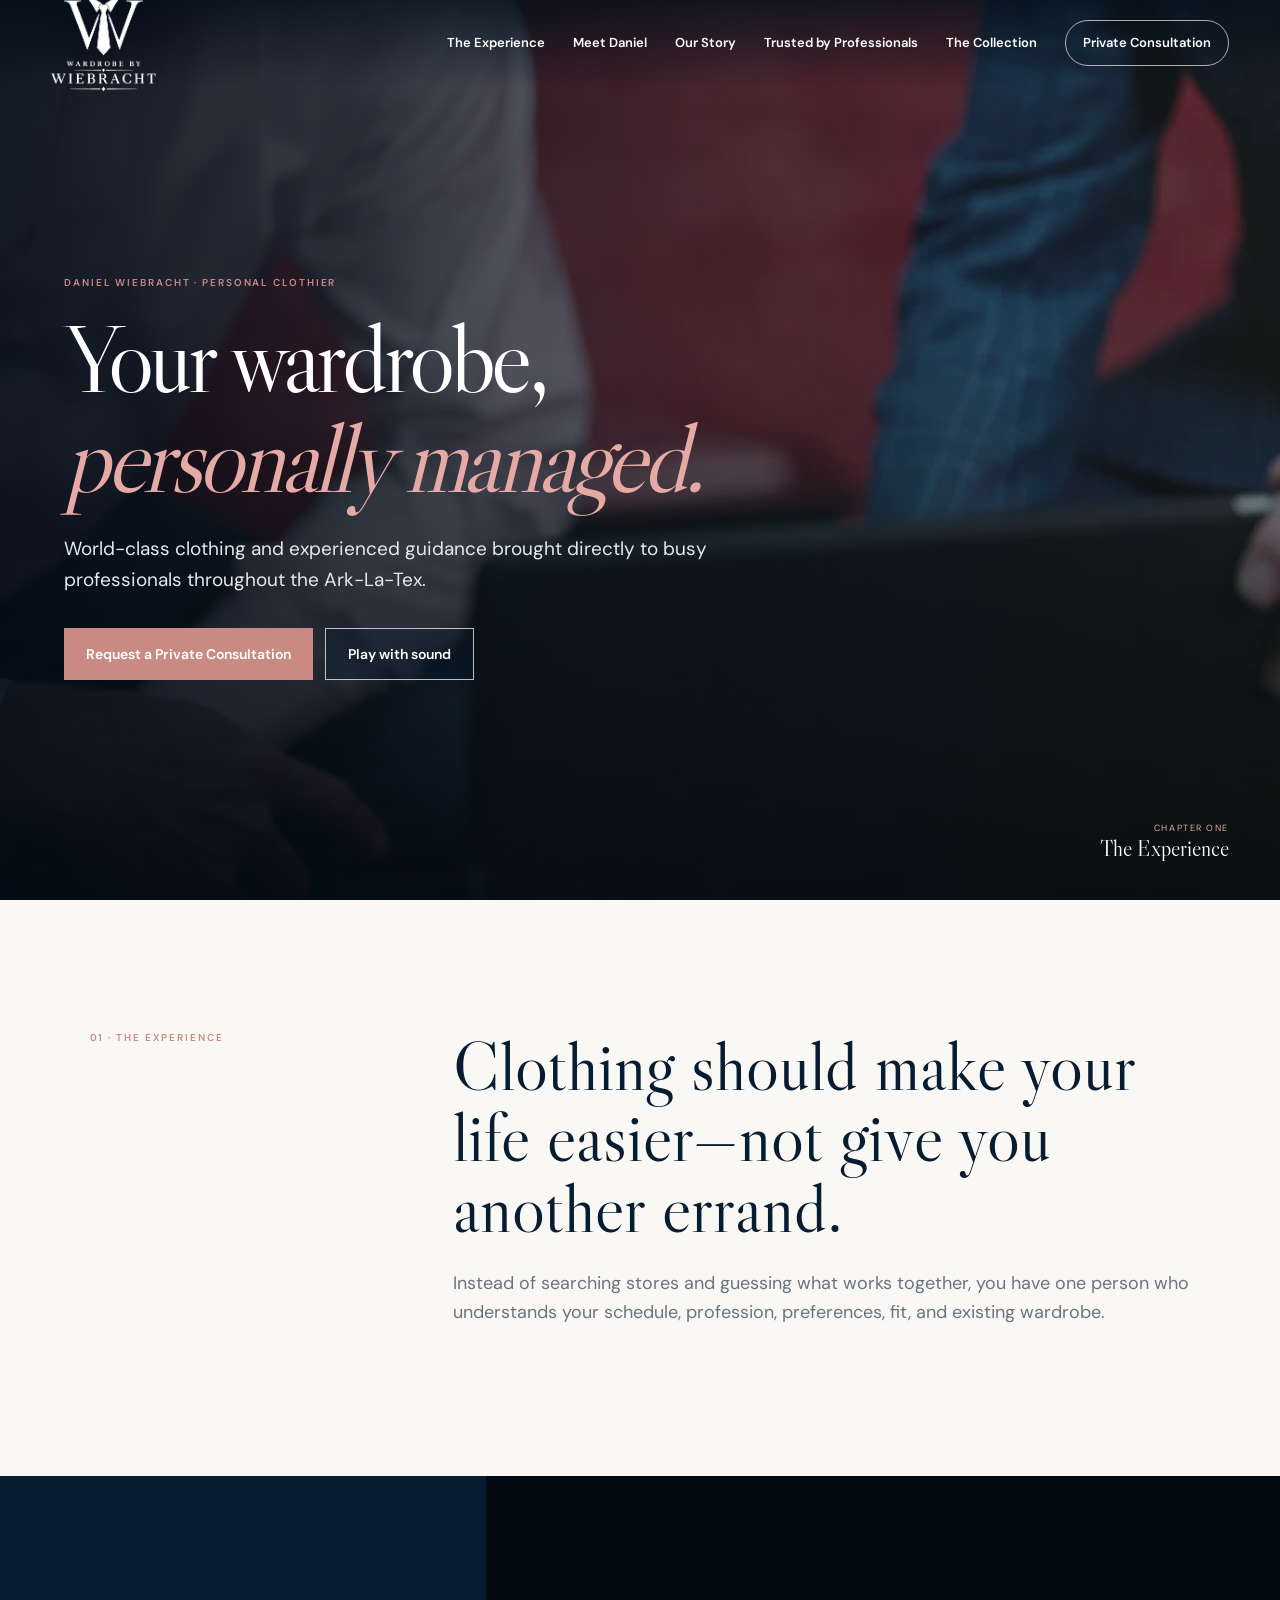
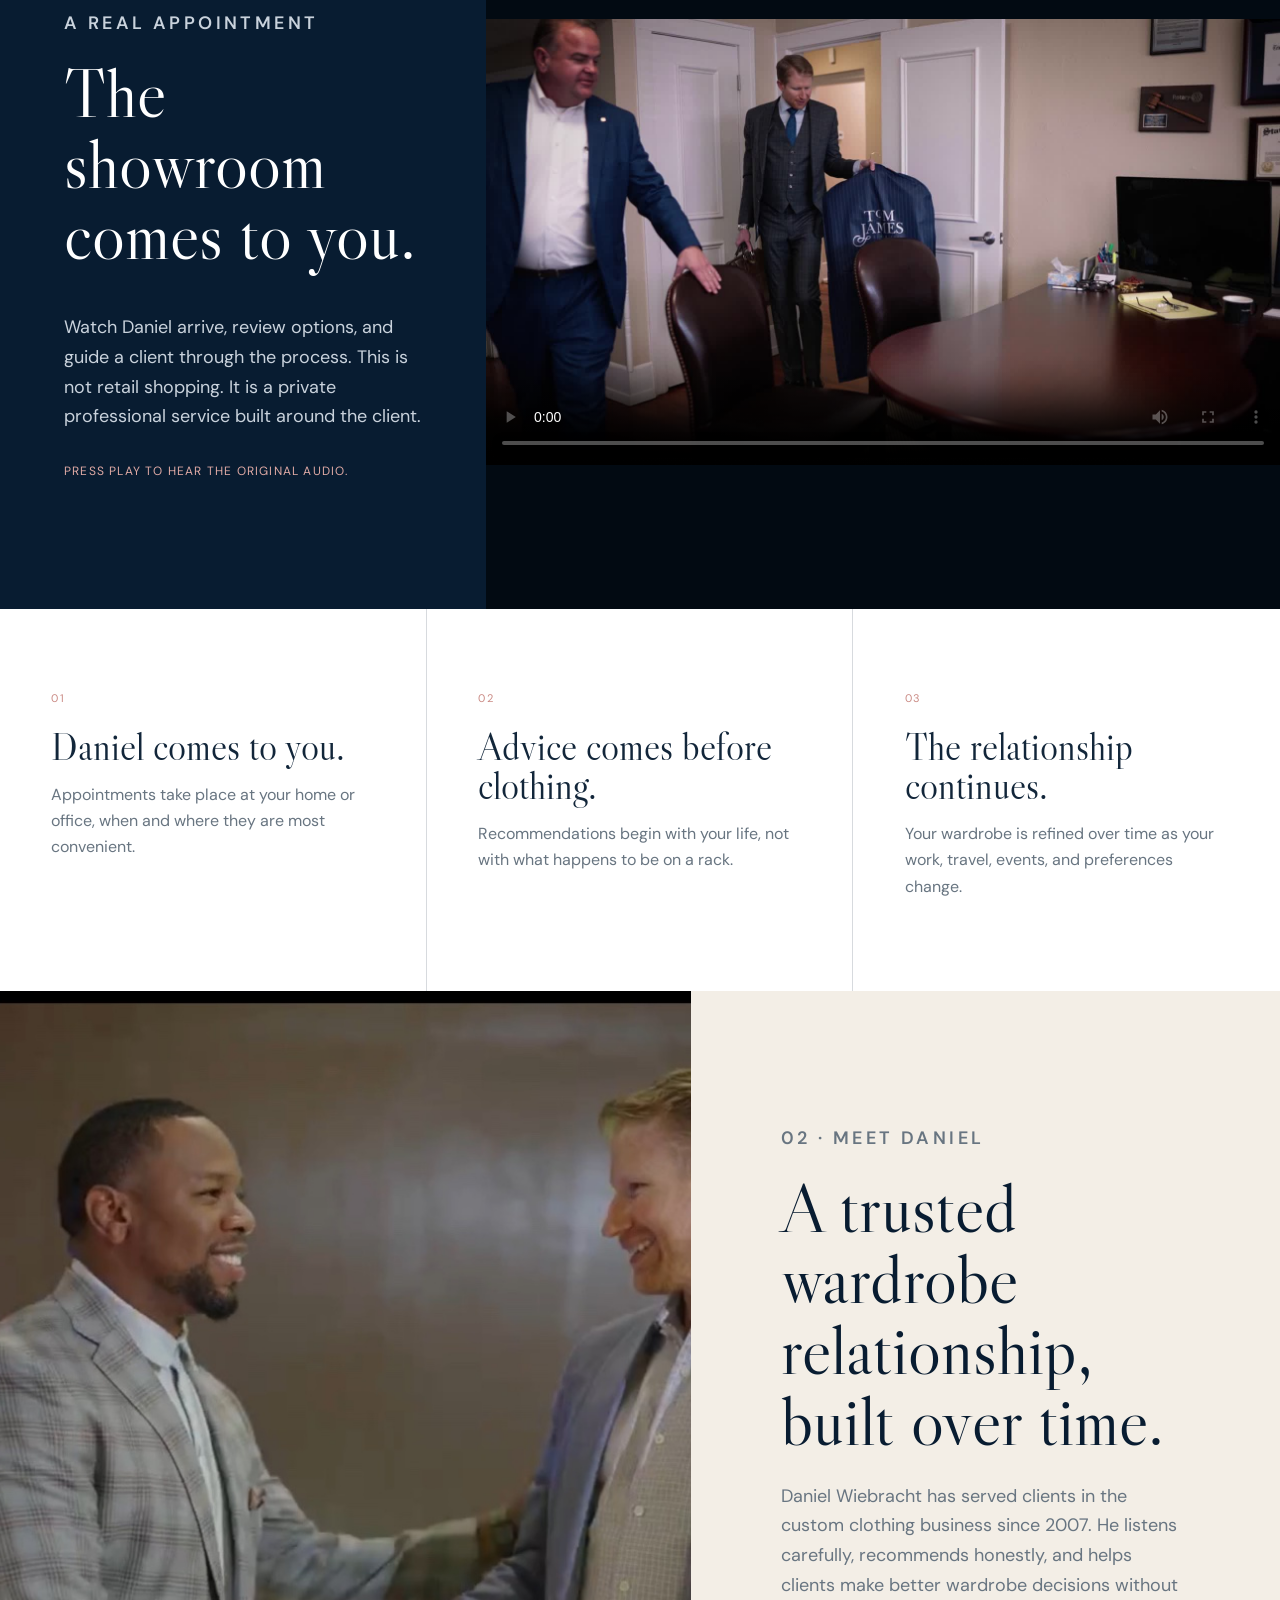
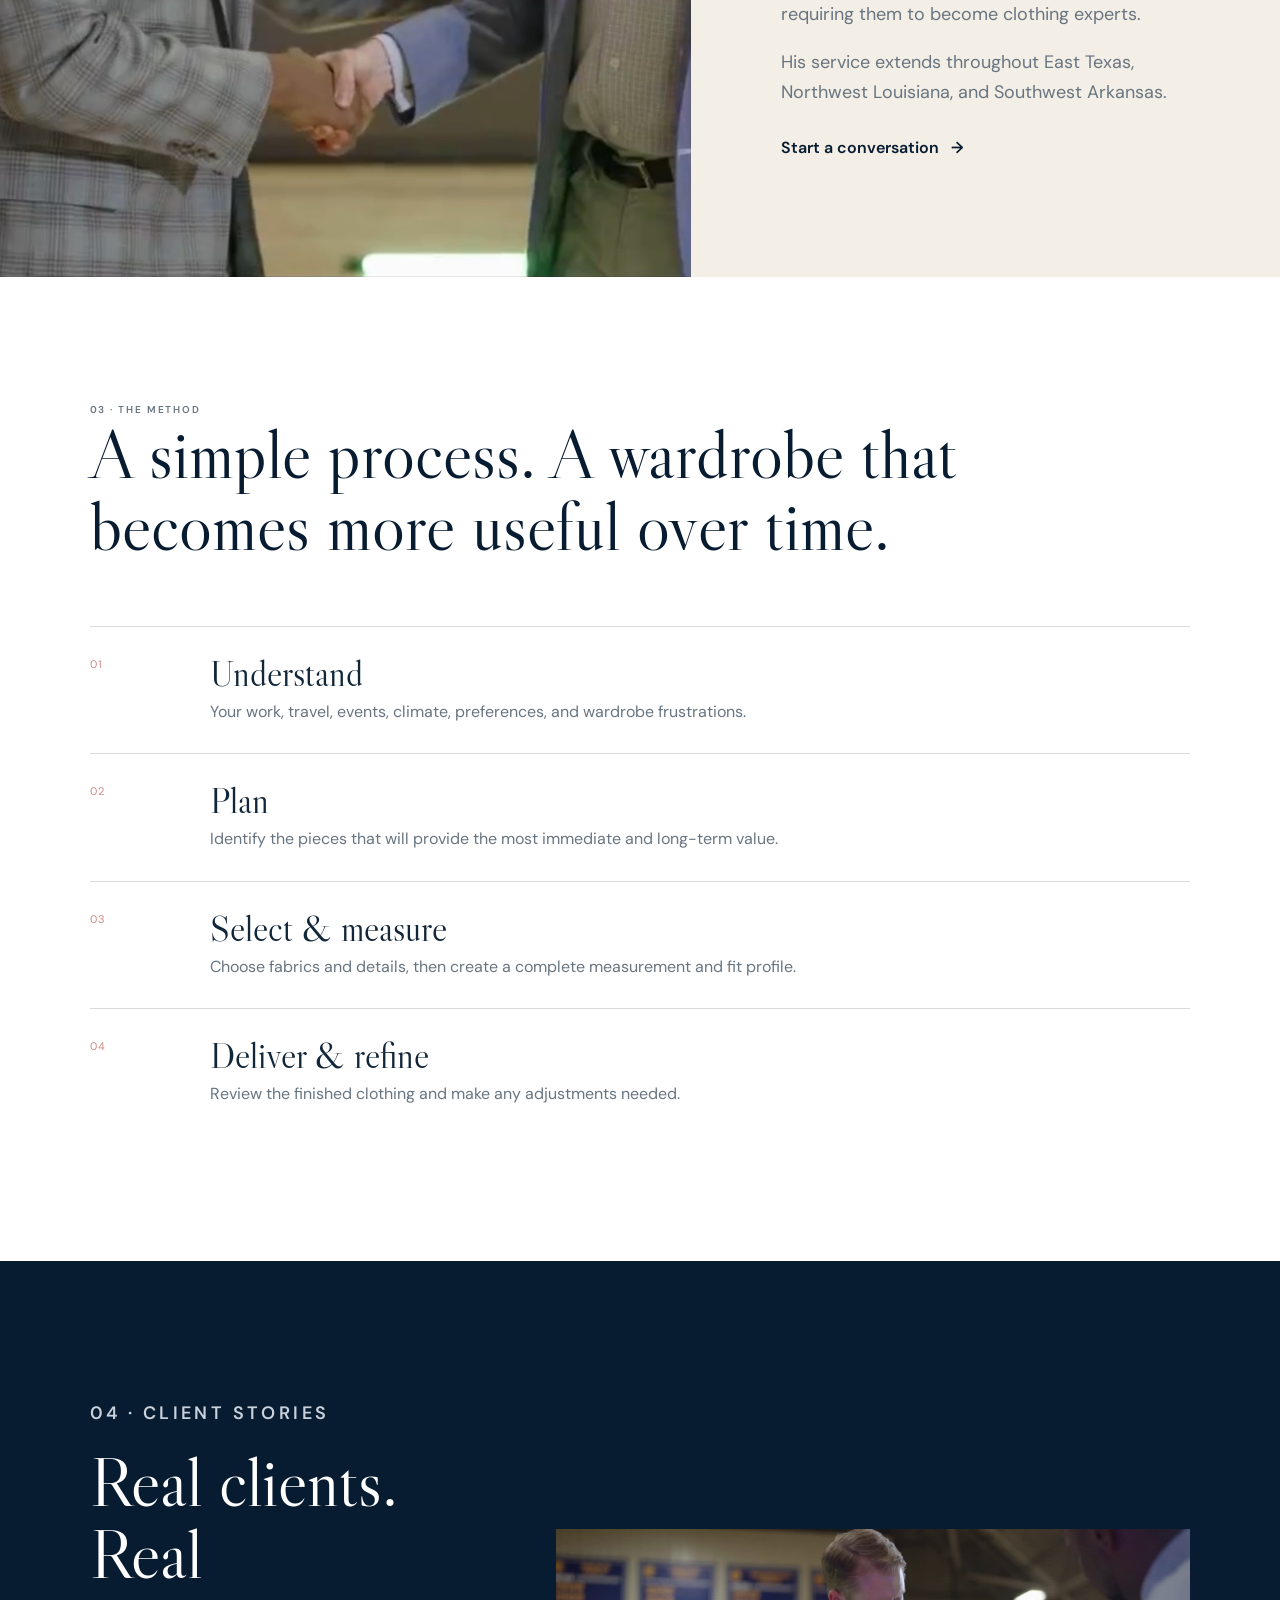
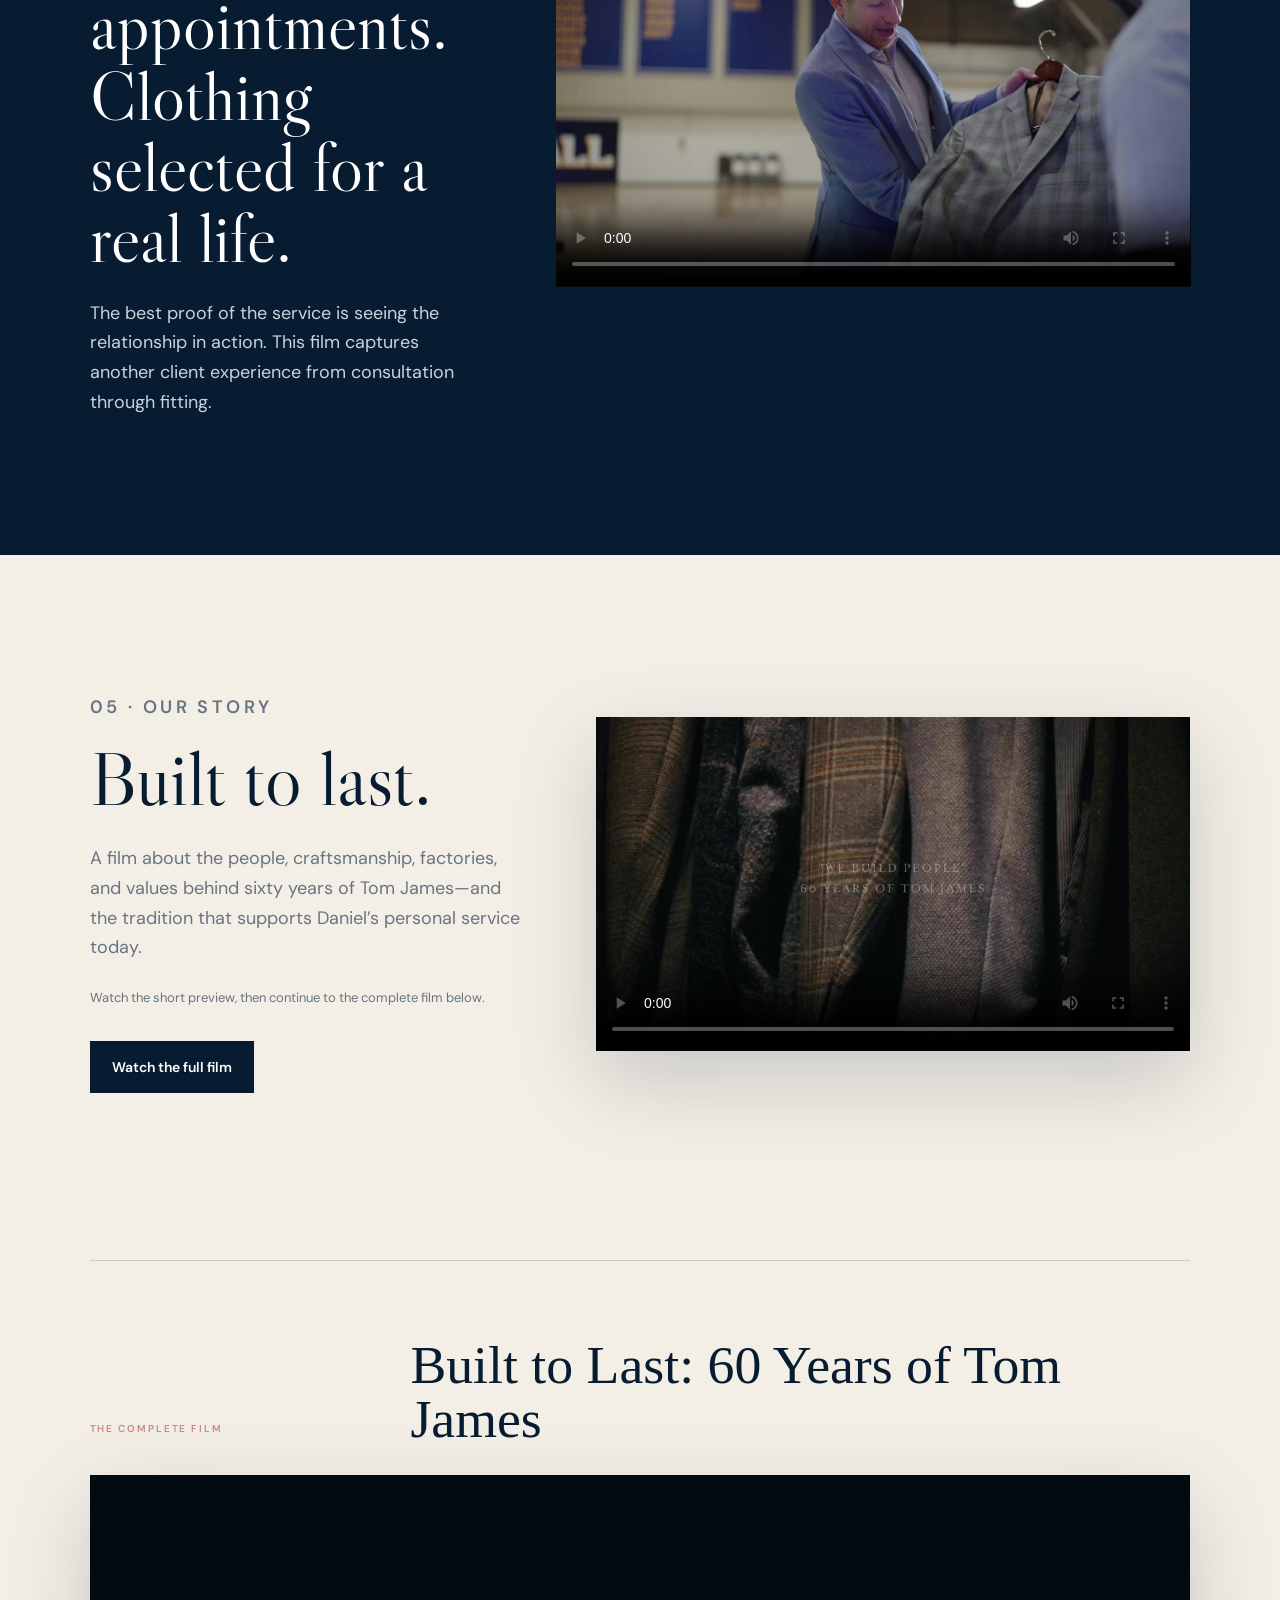
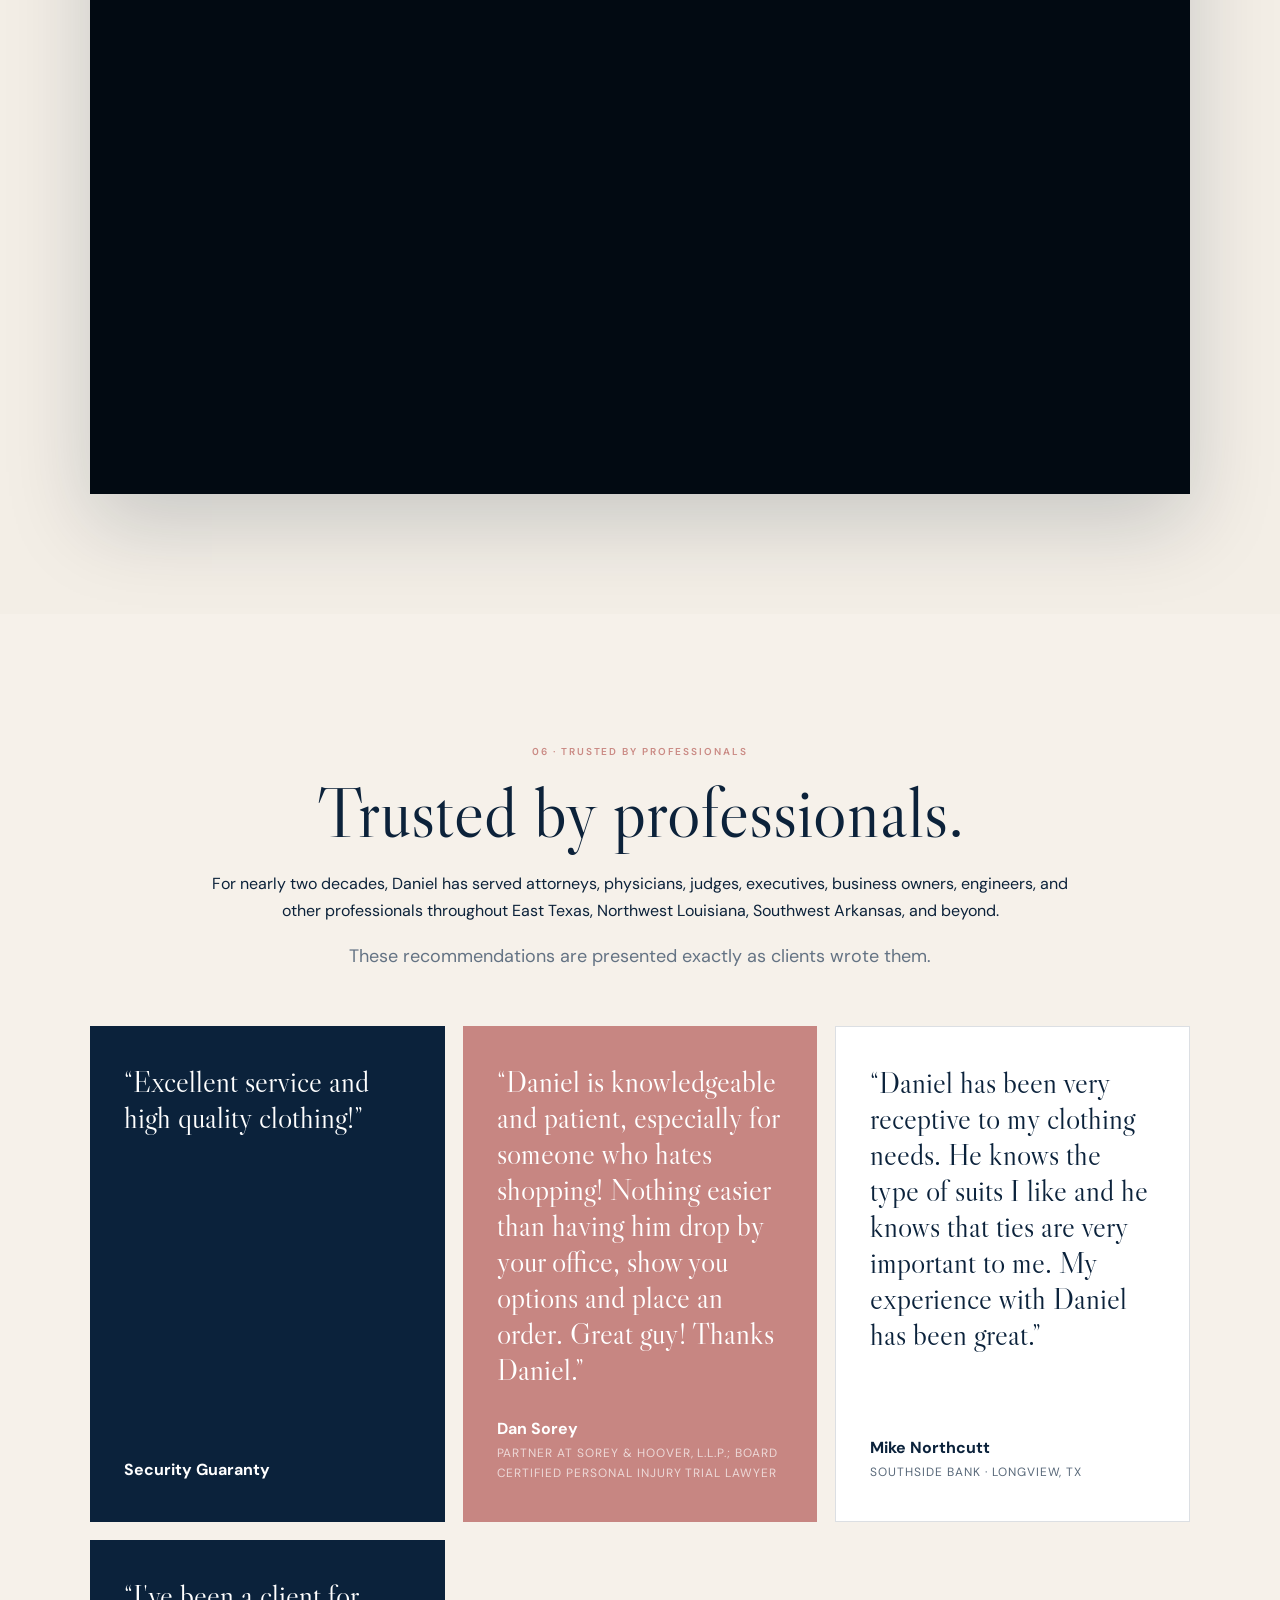
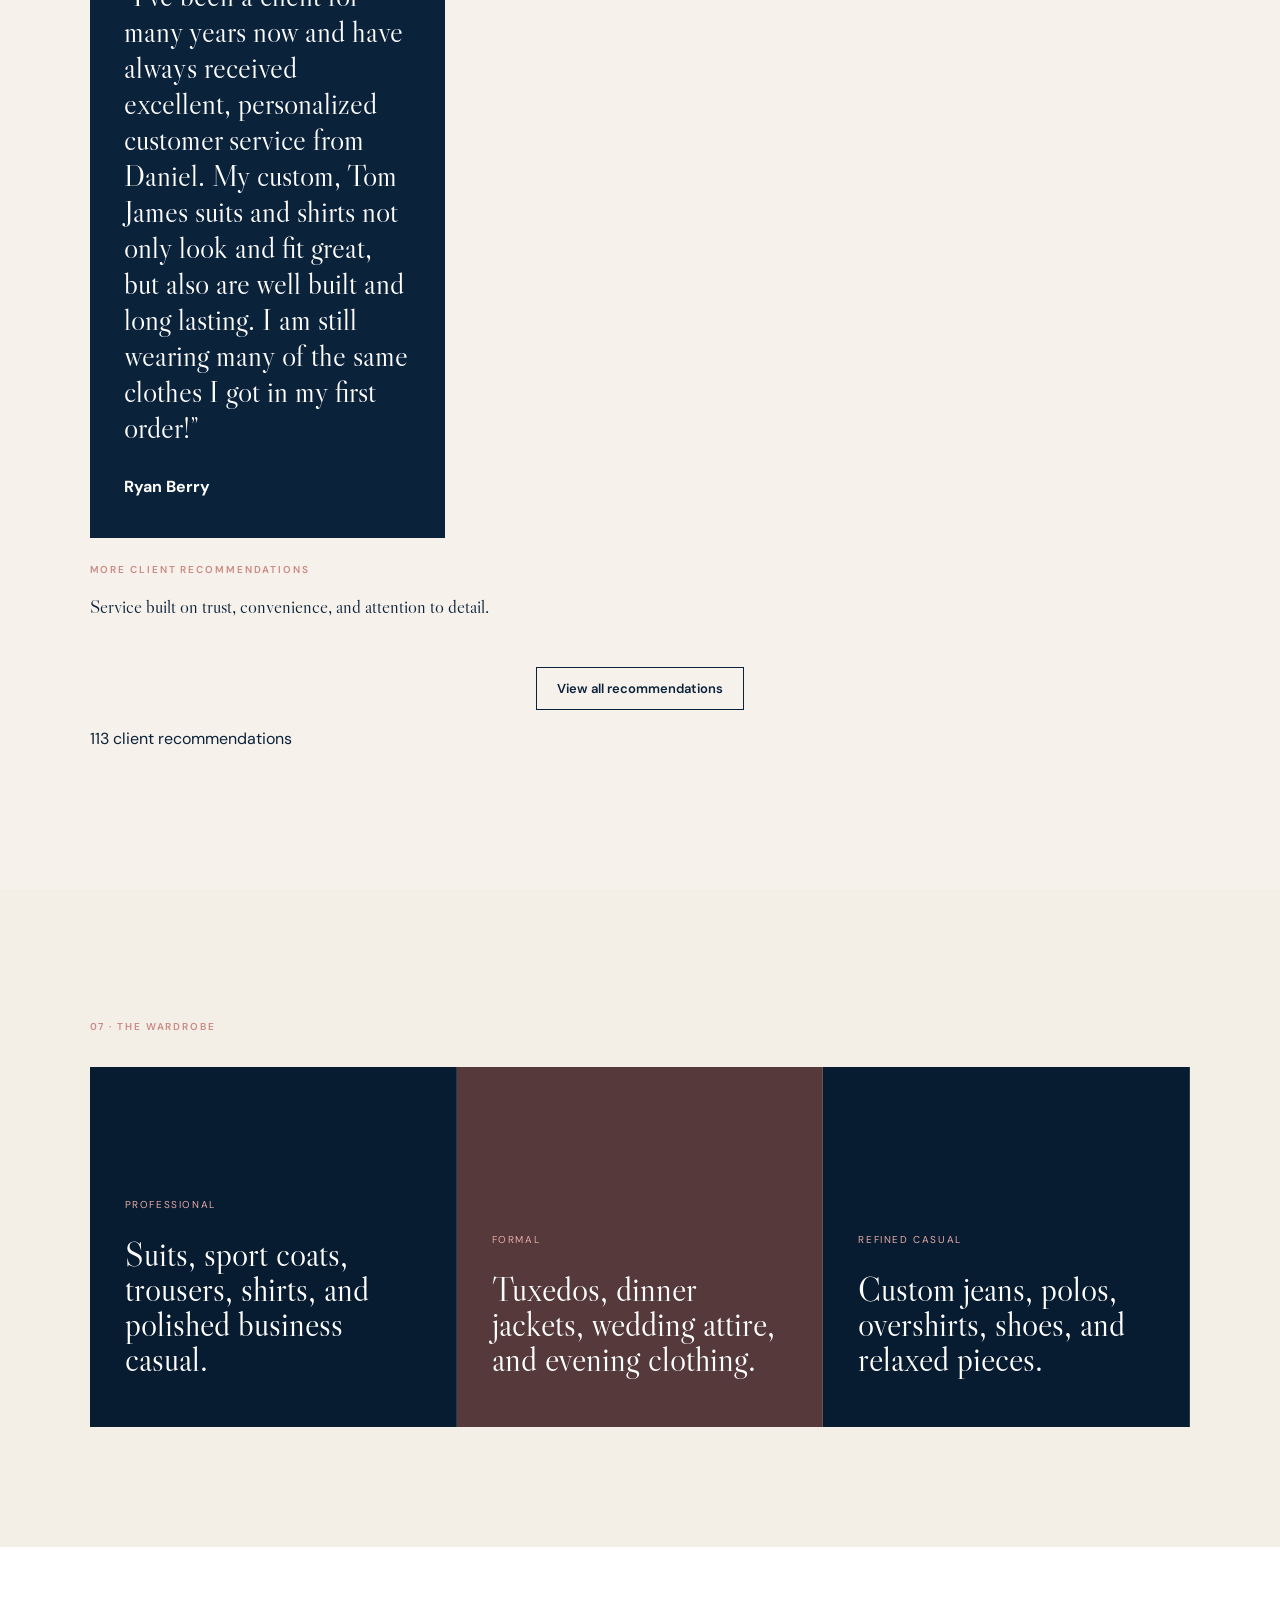
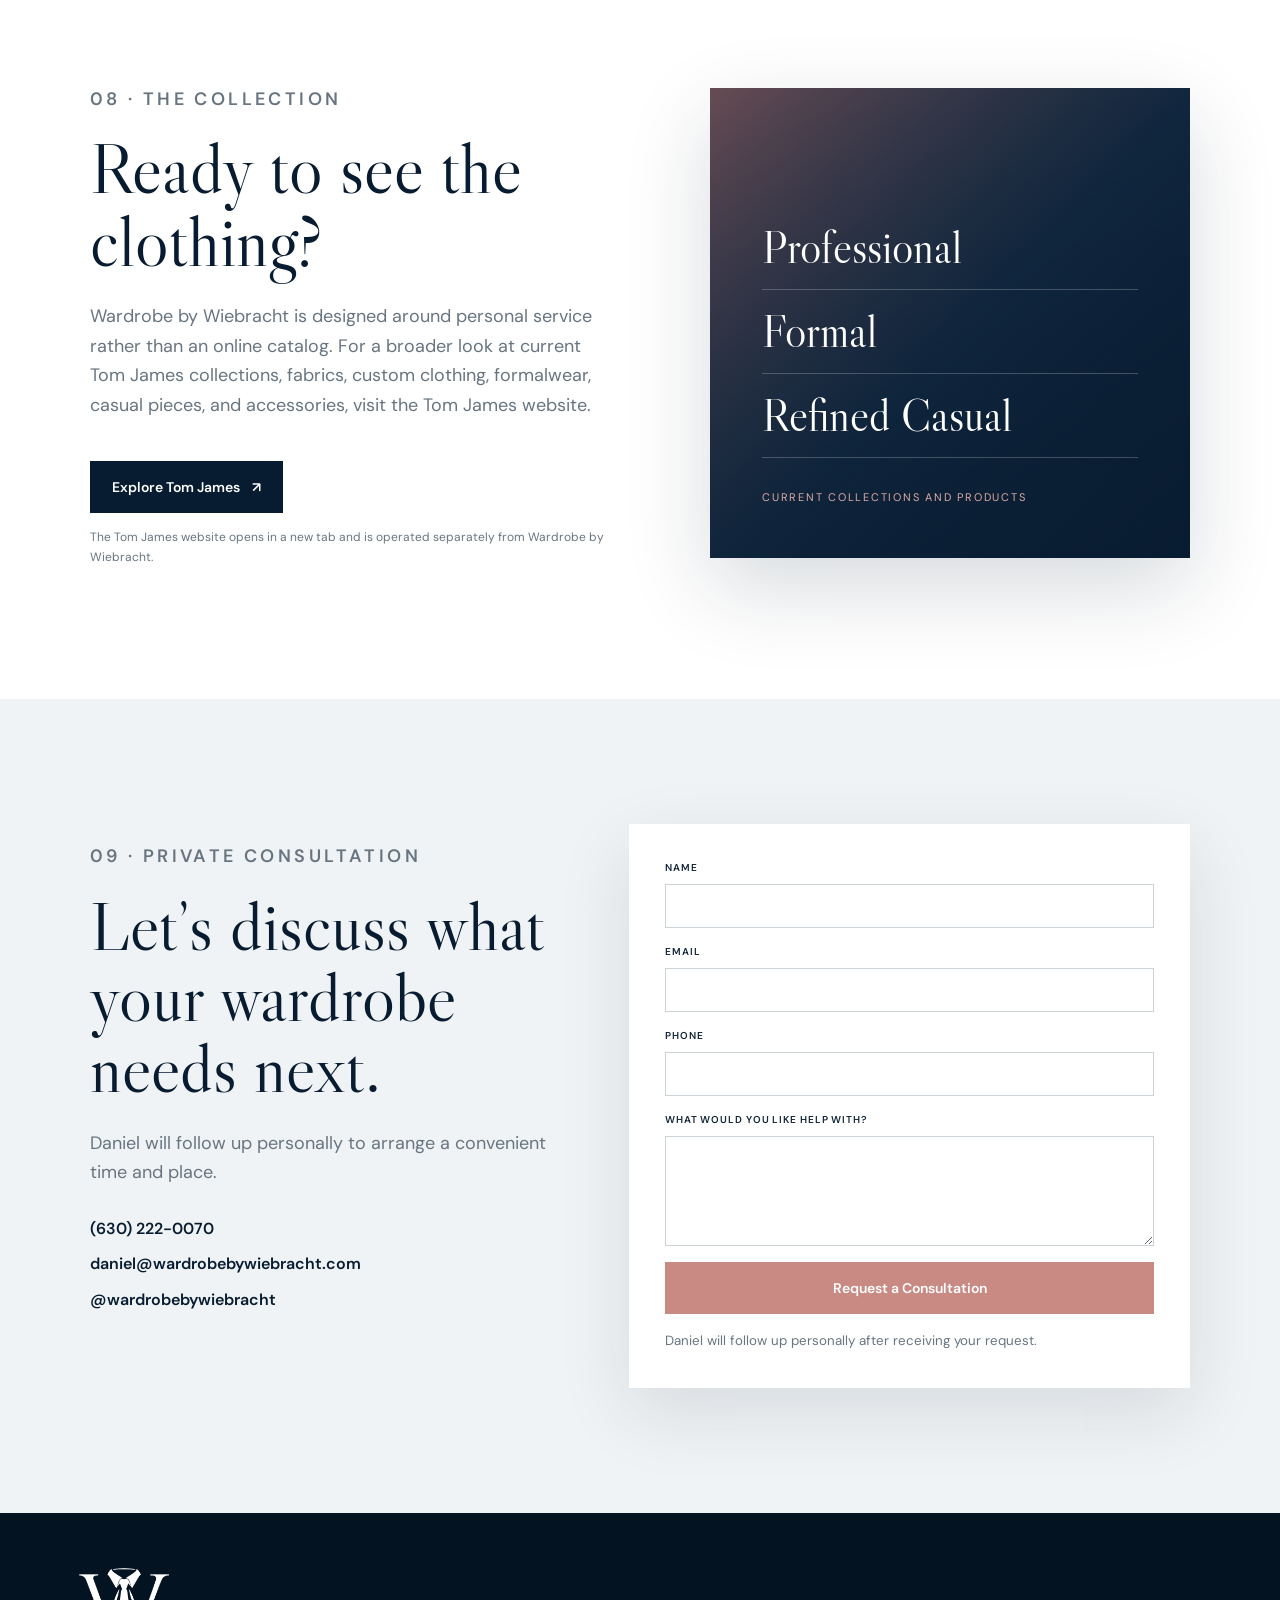
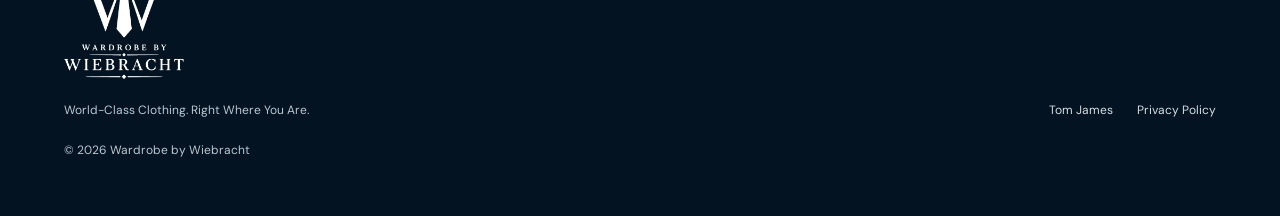
<file: index.html>
<!doctype html>
<html lang="en">
<head>
  <meta charset="utf-8">
  <meta name="viewport" content="width=device-width,initial-scale=1">
  <meta name="description" content="Daniel Wiebracht provides private custom clothing and wardrobe service throughout East Texas, Northwest Louisiana, and Southwest Arkansas.">
  <title>Wardrobe by Wiebracht | Personal Clothier</title>
  <link rel="preconnect" href="https://fonts.googleapis.com">
  <link rel="preconnect" href="https://fonts.gstatic.com" crossorigin>
  <link href="https://fonts.googleapis.com/css2?family=DM+Sans:wght@400;500;600&family=Libre+Caslon+Display&display=swap" rel="stylesheet">
  <link rel="stylesheet" href="styles.css?v=20260722-1">
</head>
<body>
  <header class="site-header">
    <a class="brand" href="#top" aria-label="Wardrobe by Wiebracht home"><img src="assets/logo.png" alt="Wardrobe by Wiebracht"></a>
    <button class="menu-button" aria-expanded="false" aria-controls="site-nav">Menu</button>
    <nav id="site-nav">
      <a href="#experience">The Experience</a>
      <a href="#meet-daniel">Meet Daniel</a>
      <a href="#our-story">Our Story</a>
      <a href="#reviews">Trusted by Professionals</a>
      <a href="#collection">The Collection</a>
      <a class="nav-cta" href="#contact">Private Consultation</a>
    </nav>
  </header>

  <main id="top">
    <section class="hero">
      <video id="hero-video" autoplay muted loop playsinline preload="metadata" poster="assets/hero-poster.jpg"><source src="assets/hero.mp4" type="video/mp4"></video>
      <div class="hero-shade"></div>
      <div class="hero-content reveal">
        <p class="overline">Daniel Wiebracht · Personal Clothier</p>
        <h1>Your wardrobe,<br><em>personally managed.</em></h1>
        <p class="hero-lead">World-class clothing and experienced guidance brought directly to busy professionals throughout the Ark-La-Tex.</p>
        <div class="hero-actions">
          <a class="button button-solid" href="#contact">Request a Private Consultation</a>
          <button class="button button-outline" id="hero-audio" type="button" aria-pressed="false">Play with sound</button>
        </div>
      </div>
      <a class="chapter-cue" href="#experience"><span>Chapter One</span><strong>The Experience</strong></a>
    </section>

    <section class="editorial-intro" id="experience">
      <div class="chapter-label">01 · The Experience</div>
      <div><h2>Clothing should make your life easier—not give you another errand.</h2><p>Instead of searching stores and guessing what works together, you have one person who understands your schedule, profession, preferences, fit, and existing wardrobe.</p></div>
    </section>

    <section class="film-section">
      <div class="film-copy"><p class="overline">A real appointment</p><h2>The showroom comes to you.</h2><p>Watch Daniel arrive, review options, and guide a client through the process. This is not retail shopping. It is a private professional service built around the client.</p><p class="sound-note">Press play to hear the original audio.</p></div>
      <div class="film-frame"><video controls playsinline preload="metadata" poster="assets/arrival.jpg"><source src="assets/experience.mp4" type="video/mp4"></video></div>
    </section>

    <section class="principles">
      <article><span>01</span><h3>Daniel comes to you.</h3><p>Appointments take place at your home or office, when and where they are most convenient.</p></article>
      <article><span>02</span><h3>Advice comes before clothing.</h3><p>Recommendations begin with your life, not with what happens to be on a rack.</p></article>
      <article><span>03</span><h3>The relationship continues.</h3><p>Your wardrobe is refined over time as your work, travel, events, and preferences change.</p></article>
    </section>

    <section class="meet" id="meet-daniel">
      <div class="meet-image"><img src="assets/advising-client.jpg" alt="Daniel Wiebracht and a client reviewing fabric selections together"></div>
      <div class="meet-copy"><p class="chapter-label">02 · Meet Daniel</p><h2>A trusted wardrobe relationship, built over time.</h2><p>Daniel Wiebracht has served clients in the custom clothing business since 2007. He listens carefully, recommends honestly, and helps clients make better wardrobe decisions without requiring them to become clothing experts.</p><p>His service extends throughout East Texas, Northwest Louisiana, and Southwest Arkansas.</p><a class="text-link" href="#contact">Start a conversation <span>→</span></a></div>
    </section>

    <section class="process">
      <div class="process-heading"><p class="chapter-label">03 · The Method</p><h2>A simple process. A wardrobe that becomes more useful over time.</h2></div>
      <ol>
        <li><span>01</span><div><h3>Understand</h3><p>Your work, travel, events, climate, preferences, and wardrobe frustrations.</p></div></li>
        <li><span>02</span><div><h3>Plan</h3><p>Identify the pieces that will provide the most immediate and long-term value.</p></div></li>
        <li><span>03</span><div><h3>Select & measure</h3><p>Choose fabrics and details, then create a complete measurement and fit profile.</p></div></li>
        <li><span>04</span><div><h3>Deliver & refine</h3><p>Review the finished clothing and make any adjustments needed.</p></div></li>
      </ol>
    </section>

    <section class="story" id="stories">
      <div class="story-copy"><p class="chapter-label">04 · Client Stories</p><h2>Real clients. Real appointments. Clothing selected for a real life.</h2><p>The best proof of the service is seeing the relationship in action. This film captures another client experience from consultation through fitting.</p></div>
      <div class="story-video"><video controls playsinline preload="metadata" poster="assets/fitting.jpg"><source src="assets/client-story.mp4" type="video/mp4"></video></div>
    </section>


    <section class="legacy-story" id="our-story">
      <div class="legacy-story-copy">
        <p class="chapter-label">05 · Our Story</p>
        <h2>Built to last.</h2>
        <p>A film about the people, craftsmanship, factories, and values behind sixty years of Tom James—and the tradition that supports Daniel’s personal service today.</p>
        <p class="legacy-story-note">Watch the short preview, then continue to the complete film below.</p>
        <a class="button legacy-film-button" href="#full-film">Watch the full film</a>
      </div>
      <div class="legacy-story-media">
        <video controls playsinline preload="metadata" poster="assets/tj-60th-poster.jpg">
          <source src="assets/tj-60th-trailer.mp4" type="video/mp4">
        </video>
      </div>
      <div class="legacy-full-film" id="full-film">
        <div class="legacy-full-film-heading">
          <p class="chapter-label">The Complete Film</p>
          <h3>Built to Last: 60 Years of Tom James</h3>
        </div>
        <div class="legacy-full-film-player">
          <iframe
            src="https://www.youtube-nocookie.com/embed/DdfHAArbjIE"
            title="Built to Last: 60 Years of Tom James"
            loading="lazy"
            referrerpolicy="strict-origin-when-cross-origin"
            allow="accelerometer; autoplay; clipboard-write; encrypted-media; gyroscope; picture-in-picture; web-share"
            allowfullscreen>
          </iframe>
        </div>
      </div>
    </section>

    <section class="reviews" id="reviews">
      <div class="reviews-heading">
        <p class="chapter-label">06 · Trusted by Professionals</p>
        <h2>Trusted by professionals.</h2>
        <p>For nearly two decades, Daniel has served attorneys, physicians, judges, executives, business owners, engineers, and other professionals throughout East Texas, Northwest Louisiana, Southwest Arkansas, and beyond.</p>
        <p class="reviews-note">These recommendations are presented exactly as clients wrote them.</p>
      </div>

      <div class="review-feature-grid" id="featured-reviews" aria-live="polite"></div>

      <div class="recommendations-heading">
        <p class="overline">More client recommendations</p>
        <h3>Service built on trust, convenience, and attention to detail.</h3>
      </div>

      <div class="review-list" id="review-list" aria-live="polite"></div>
      <button class="review-toggle" type="button" aria-expanded="false" aria-controls="review-list" hidden>View all recommendations</button>
      <p class="review-status" id="review-status">Loading recommendations…</p>
    </section>

    <section class="wardrobe-types">
      <p class="chapter-label">07 · The Wardrobe</p>
      <div class="type-grid"><article><p>Professional</p><h3>Suits, sport coats, trousers, shirts, and polished business casual.</h3></article><article><p>Formal</p><h3>Tuxedos, dinner jackets, wedding attire, and evening clothing.</h3></article><article><p>Refined Casual</p><h3>Custom jeans, polos, overshirts, shoes, and relaxed pieces.</h3></article></div>
    </section>


    <section class="collection-bridge" id="collection">
      <div class="collection-bridge-copy">
        <p class="chapter-label">08 · The Collection</p>
        <h2>Ready to see the clothing?</h2>
        <p>Wardrobe by Wiebracht is designed around personal service rather than an online catalog. For a broader look at current Tom James collections, fabrics, custom clothing, formalwear, casual pieces, and accessories, visit the Tom James website.</p>
        <a class="button collection-button" href="https://www.tomjames.com/" target="_blank" rel="noopener noreferrer">Explore Tom James <span aria-hidden="true">↗</span></a>
        <p class="collection-disclaimer">The Tom James website opens in a new tab and is operated separately from Wardrobe by Wiebracht.</p>
      </div>
      <div class="collection-bridge-panel" aria-hidden="true">
        <p>Professional</p>
        <p>Formal</p>
        <p>Refined Casual</p>
        <span>Current collections and products</span>
      </div>
    </section>

    <section class="contact" id="contact">
      <div class="contact-copy">
        <p class="chapter-label">09 · Private Consultation</p>
        <h2>Let’s discuss what your wardrobe needs next.</h2>
        <p>Daniel will follow up personally to arrange a convenient time and place.</p>
        <div class="contact-links">
          <a href="tel:+16302220070">(630) 222-0070</a>
          <a href="mailto:daniel@wardrobebywiebracht.com">daniel@wardrobebywiebracht.com</a>
          <a href="https://www.facebook.com/wardrobebywiebracht" target="_blank" rel="noopener">@wardrobebywiebracht</a>
        </div>
      </div>

      <form action="https://formspree.io/f/xbdnoyje" method="POST">
        <label>
          Name
          <input name="Name" required>
        </label>

        <label>
          Email
          <input name="Email" type="email" required>
        </label>

        <label>
          Phone
          <input name="Phone" type="tel">
        </label>

        <label>
          What would you like help with?
          <textarea name="Message" rows="5" required></textarea>
        </label>

        <input type="hidden" name="_subject" value="New Wardrobe by Wiebracht inquiry">

        <button class="button button-solid" type="submit">Request a Consultation</button>
        <small>Daniel will follow up personally after receiving your request.</small>
      </form>
    </section>
  </main>

  <footer>
    <div class="footer-brand">
      <img src="assets/logo.png" alt="Wardrobe by Wiebracht">
      <p>World-Class Clothing. Right Where You Are.</p>
    </div>
    <div class="footer-links">
      <a href="https://www.tomjames.com/" target="_blank" rel="noopener noreferrer">Tom James</a>
      <a href="privacy.html">Privacy Policy</a>
    </div>
    <p class="footer-copyright">© <span id="year"></span> Wardrobe by Wiebracht</p>
  </footer>
  <script src="script.js"></script>
</body>
</html>
</file>
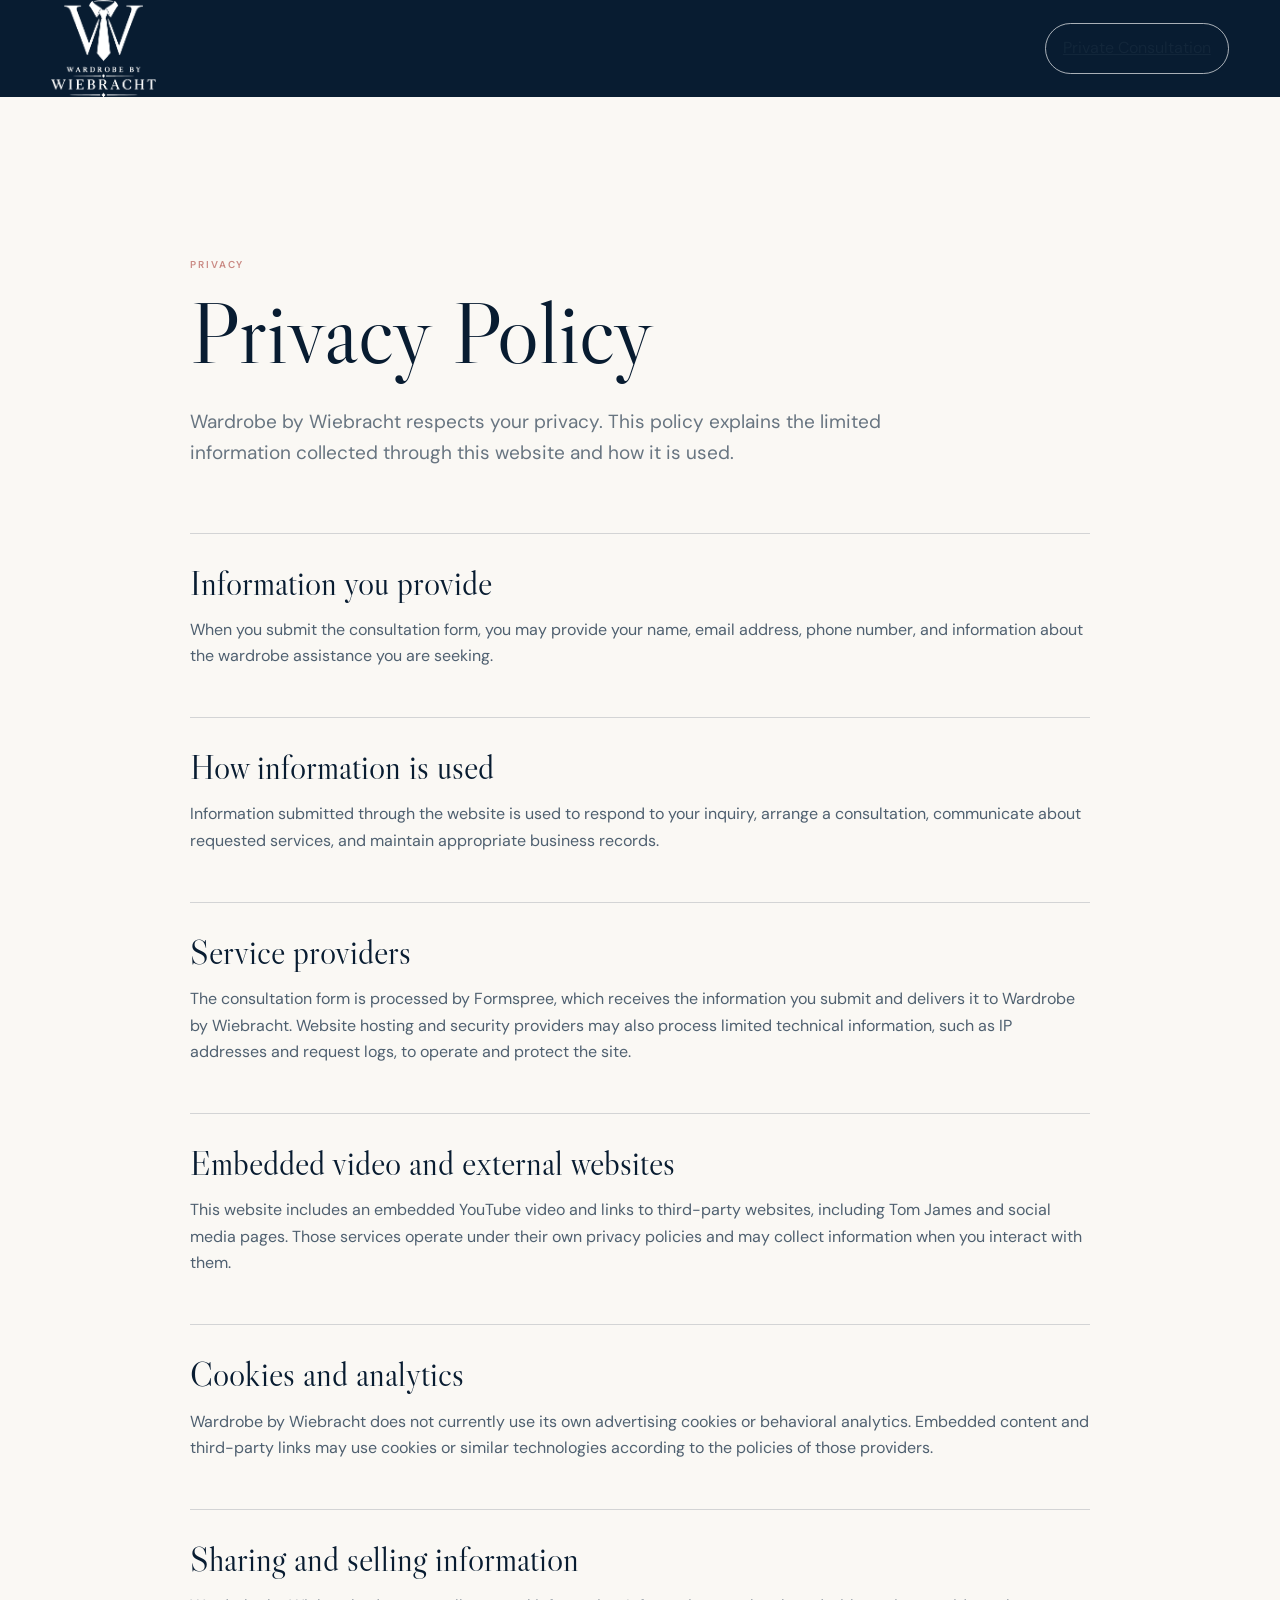
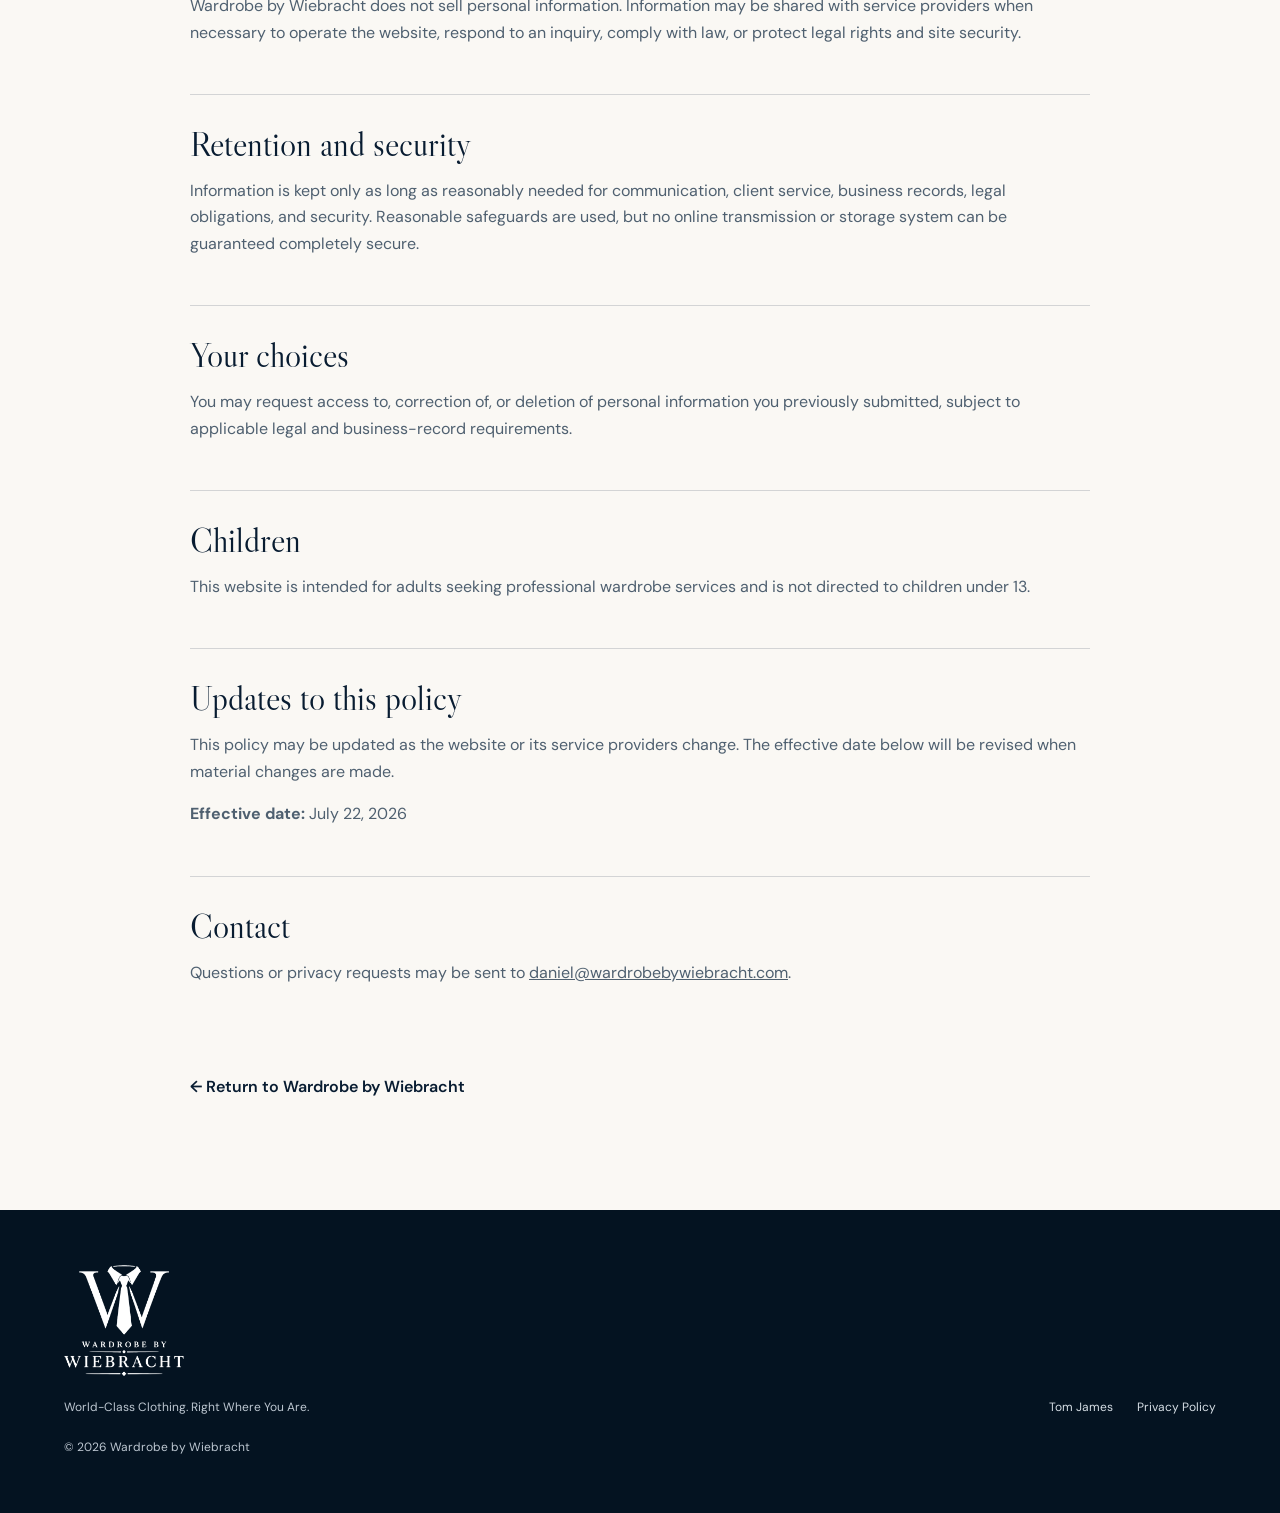
<file: privacy.html>
<!doctype html>
<html lang="en">
<head>
  <meta charset="utf-8">
  <meta name="viewport" content="width=device-width,initial-scale=1">
  <meta name="description" content="Privacy Policy for Wardrobe by Wiebracht.">
  <title>Privacy Policy | Wardrobe by Wiebracht</title>
  <link rel="preconnect" href="https://fonts.googleapis.com">
  <link rel="preconnect" href="https://fonts.gstatic.com" crossorigin>
  <link href="https://fonts.googleapis.com/css2?family=DM+Sans:wght@400;500;600&family=Libre+Caslon+Display&display=swap" rel="stylesheet">
  <link rel="stylesheet" href="styles.css?v=20260722-1">
</head>
<body class="privacy-page">
  <header class="site-header privacy-header">
    <a class="brand" href="index.html#top" aria-label="Wardrobe by Wiebracht home"><img src="assets/logo.png" alt="Wardrobe by Wiebracht"></a>
    <a class="nav-cta" href="index.html#contact">Private Consultation</a>
  </header>

  <main class="privacy-main">
    <p class="chapter-label">Privacy</p>
    <h1>Privacy Policy</h1>
    <p class="privacy-intro">Wardrobe by Wiebracht respects your privacy. This policy explains the limited information collected through this website and how it is used.</p>

    <section class="privacy-section">
      <h2>Information you provide</h2>
      <p>When you submit the consultation form, you may provide your name, email address, phone number, and information about the wardrobe assistance you are seeking.</p>
    </section>

    <section class="privacy-section">
      <h2>How information is used</h2>
      <p>Information submitted through the website is used to respond to your inquiry, arrange a consultation, communicate about requested services, and maintain appropriate business records.</p>
    </section>

    <section class="privacy-section">
      <h2>Service providers</h2>
      <p>The consultation form is processed by Formspree, which receives the information you submit and delivers it to Wardrobe by Wiebracht. Website hosting and security providers may also process limited technical information, such as IP addresses and request logs, to operate and protect the site.</p>
    </section>

    <section class="privacy-section">
      <h2>Embedded video and external websites</h2>
      <p>This website includes an embedded YouTube video and links to third-party websites, including Tom James and social media pages. Those services operate under their own privacy policies and may collect information when you interact with them.</p>
    </section>

    <section class="privacy-section">
      <h2>Cookies and analytics</h2>
      <p>Wardrobe by Wiebracht does not currently use its own advertising cookies or behavioral analytics. Embedded content and third-party links may use cookies or similar technologies according to the policies of those providers.</p>
    </section>

    <section class="privacy-section">
      <h2>Sharing and selling information</h2>
      <p>Wardrobe by Wiebracht does not sell personal information. Information may be shared with service providers when necessary to operate the website, respond to an inquiry, comply with law, or protect legal rights and site security.</p>
    </section>

    <section class="privacy-section">
      <h2>Retention and security</h2>
      <p>Information is kept only as long as reasonably needed for communication, client service, business records, legal obligations, and security. Reasonable safeguards are used, but no online transmission or storage system can be guaranteed completely secure.</p>
    </section>

    <section class="privacy-section">
      <h2>Your choices</h2>
      <p>You may request access to, correction of, or deletion of personal information you previously submitted, subject to applicable legal and business-record requirements.</p>
    </section>

    <section class="privacy-section">
      <h2>Children</h2>
      <p>This website is intended for adults seeking professional wardrobe services and is not directed to children under 13.</p>
    </section>

    <section class="privacy-section">
      <h2>Updates to this policy</h2>
      <p>This policy may be updated as the website or its service providers change. The effective date below will be revised when material changes are made.</p>
      <p><strong>Effective date:</strong> July 22, 2026</p>
    </section>

    <section class="privacy-section">
      <h2>Contact</h2>
      <p>Questions or privacy requests may be sent to <a href="mailto:daniel@wardrobebywiebracht.com">daniel@wardrobebywiebracht.com</a>.</p>
    </section>

    <a class="privacy-back" href="index.html#top">← Return to Wardrobe by Wiebracht</a>
  </main>

  <footer>
    <div class="footer-brand">
      <img src="assets/logo.png" alt="Wardrobe by Wiebracht">
      <p>World-Class Clothing. Right Where You Are.</p>
    </div>
    <div class="footer-links">
      <a href="https://www.tomjames.com/" target="_blank" rel="noopener noreferrer">Tom James</a>
      <a href="privacy.html">Privacy Policy</a>
    </div>
    <p class="footer-copyright">© 2026 Wardrobe by Wiebracht</p>
  </footer>
</body>
</html>
</file>
<file: styles.css>
:root{--navy:#081c31;--ink:#12263a;--rose:#ca8a84;--cream:#f3eee6;--paper:#faf8f4;--gray:#687581;--line:rgba(8,28,49,.16)}
*{box-sizing:border-box}html{scroll-behavior:smooth}body{margin:0;font-family:"DM Sans",sans-serif;color:var(--ink);background:var(--paper);line-height:1.65}a{color:inherit}h1,h2,h3{font-family:"Libre Caslon Display",Georgia,serif;font-weight:400;line-height:1.03}.site-header{position:fixed;top:0;left:0;right:0;z-index:20;height:86px;padding:0 4vw;display:flex;align-items:center;justify-content:space-between;background:linear-gradient(to bottom,rgba(4,15,27,.76),transparent);transition:.3s}.site-header.scrolled{height:72px;background:rgba(8,28,49,.97);backdrop-filter:blur(12px)}.brand img{width:105px;height:auto;display:block;filter:brightness(0) invert(1)}nav{display:flex;align-items:center;gap:28px;color:#fff}nav a{text-decoration:none;font-size:13px;font-weight:600}.nav-cta{padding:11px 17px;border:1px solid rgba(255,255,255,.65);border-radius:999px}.menu-button{display:none;background:transparent;border:1px solid rgba(255,255,255,.55);color:#fff;padding:8px 12px}.hero{height:100svh;min-height:720px;position:relative;overflow:hidden;color:#fff;display:flex;align-items:center}.hero video{position:absolute;inset:0;width:100%;height:100%;object-fit:cover;object-position:center 40%}.hero-shade{position:absolute;inset:0;background:linear-gradient(90deg,rgba(2,12,23,.88) 0%,rgba(2,12,23,.53) 52%,rgba(2,12,23,.18) 100%),linear-gradient(to top,rgba(0,0,0,.55),transparent 60%)}.hero-content{position:relative;z-index:2;width:min(1180px,90vw);margin:auto;padding-top:5vh}.overline,.chapter-label{text-transform:uppercase;letter-spacing:.19em;font-size:10px;font-weight:600;color:var(--rose)}.hero h1{font-size:clamp(58px,7.6vw,106px);max-width:980px;margin:16px 0 25px;letter-spacing:-.045em}.hero h1 em{font-style:italic;color:#e5aaa5}.hero-lead{max-width:680px;font-size:19px;color:#e3e9ee}.hero-actions{display:flex;gap:12px;flex-wrap:wrap;margin-top:32px}.button{border:0;min-height:52px;padding:0 22px;display:inline-flex;align-items:center;justify-content:center;font:600 14px/1 "DM Sans";cursor:pointer;text-decoration:none}.button-solid{background:var(--rose);color:#fff}.button-outline{background:rgba(8,28,49,.32);border:1px solid rgba(255,255,255,.72);color:#fff}.chapter-cue{position:absolute;z-index:3;right:4vw;bottom:38px;color:#fff;text-decoration:none;display:grid;text-align:right}.chapter-cue span{font-size:9px;letter-spacing:.17em;text-transform:uppercase;color:#dfaaa5}.chapter-cue strong{font:400 22px/1.2 "Libre Caslon Display",serif}.editorial-intro{padding:130px 7vw;display:grid;grid-template-columns:.28fr .72fr;gap:6vw;max-width:1450px;margin:auto}.editorial-intro h2,.film-copy h2,.meet-copy h2,.process-heading h2,.story-copy h2,.contact h2{font-size:clamp(42px,5.4vw,72px);margin:0 0 25px;color:var(--navy)}.editorial-intro p:last-child,.film-copy p,.meet-copy p,.story-copy p,.contact-copy p{color:var(--gray);max-width:740px;font-size:18px}.film-section{display:grid;grid-template-columns:.38fr .62fr;background:var(--navy);color:#fff;min-height:720px}.film-copy{padding:9vw 5vw;display:flex;flex-direction:column;justify-content:center}.film-copy h2{color:#fff}.film-copy p{color:#c9d2dc}.sound-note{font-size:12px!important;color:#e0aaa5!important;text-transform:uppercase;letter-spacing:.1em}.film-frame{display:flex;align-items:center;background:#020a12}.film-frame video,.story-video video{width:100%;display:block;max-height:760px}.principles{display:grid;grid-template-columns:repeat(3,1fr);background:#fff}.principles article{padding:75px 4vw;border-right:1px solid var(--line)}.principles article:last-child{border-right:0}.principles span{color:var(--rose);font-size:11px;letter-spacing:.17em}.principles h3{font-size:38px;margin:16px 0}.principles p{color:var(--gray)}.meet{display:grid;grid-template-columns:1.08fr .92fr;min-height:760px;background:var(--cream)}.meet-image img{width:100%;height:100%;object-fit:cover}.meet-copy{padding:9vw 7vw;align-self:center}.text-link{display:inline-flex;gap:12px;margin-top:10px;text-decoration:none;color:var(--navy);font-weight:600}.process{padding:125px 7vw;background:#fff}.process-heading{max-width:900px}.process ol{list-style:none;padding:40px 0 0;margin:0}.process li{display:grid;grid-template-columns:90px 1fr;gap:30px;padding:28px 0;border-top:1px solid var(--line)}.process li>span{color:var(--rose);font-size:11px;letter-spacing:.16em}.process h3{font-size:36px;margin:0 0 7px}.process p{margin:0;color:var(--gray)}.story{padding:120px 7vw;background:var(--navy);color:#fff;display:grid;grid-template-columns:.38fr .62fr;gap:6vw;align-items:center}.story-copy h2{color:#fff}.story-copy p{color:#c9d2dc}.story-video{background:#020a12}.wardrobe-types{padding:120px 7vw;background:var(--cream)}.type-grid{display:grid;grid-template-columns:repeat(3,1fr);margin-top:32px}.type-grid article{min-height:360px;padding:50px 35px;display:flex;flex-direction:column;justify-content:flex-end;background:var(--navy);color:#fff;border-right:1px solid rgba(255,255,255,.13)}.type-grid article:nth-child(2){background:#55393b}.type-grid p{text-transform:uppercase;letter-spacing:.16em;font-size:10px;color:#e8aaa5}.type-grid h3{font-size:34px;margin:14px 0 0}.contact{padding:125px 7vw;display:grid;grid-template-columns:.9fr 1.1fr;gap:80px;background:#f0f3f5}.contact-links{display:grid;gap:9px;margin-top:28px}.contact-links a{text-decoration:none;font-weight:600;color:var(--navy)}form{background:#fff;padding:36px;display:grid;gap:16px;box-shadow:0 24px 70px rgba(8,28,49,.11)}label{display:grid;gap:7px;text-transform:uppercase;letter-spacing:.09em;font-size:10px;font-weight:600}input,textarea{font:inherit;padding:13px;border:1px solid #cbd3d9}textarea{resize:vertical}form small{color:var(--gray);text-transform:none;letter-spacing:0}footer{background:#041321;color:#fff;padding:55px 5vw;display:grid;grid-template-columns:1fr auto;gap:20px;align-items:end}footer img{width:120px;filter:brightness(0) invert(1)}footer p{margin:0;color:#bdc7d1;font-size:12px}footer p:last-child{grid-column:1/-1}.reveal{animation:rise .9s ease both}@keyframes rise{from{opacity:0;transform:translateY(18px)}to{opacity:1;transform:none}}
@media(max-width:850px){.site-header{height:72px}.menu-button{display:block}nav{display:none;position:absolute;top:72px;left:0;right:0;background:rgba(8,28,49,.99);padding:22px;flex-direction:column;align-items:stretch}nav.open{display:flex}.hero{min-height:700px}.hero video{object-position:60% center}.editorial-intro,.film-section,.meet,.story,.contact{grid-template-columns:1fr}.editorial-intro{gap:30px}.film-copy,.meet-copy{padding:80px 7vw}.principles,.type-grid{grid-template-columns:1fr}.principles article{border-right:0;border-bottom:1px solid var(--line)}.meet-image{min-height:450px}.story{gap:45px}.type-grid article{min-height:290px;border-right:0;border-bottom:1px solid rgba(255,255,255,.13)}footer{grid-template-columns:1fr}}
@media(prefers-reduced-motion:reduce){html{scroll-behavior:auto}.hero video{display:none}.hero{background:url('assets/hero-poster.jpg') center/cover}.reveal{animation:none}}

.reviews{padding:120px 7vw;background:#f6f1ea;color:#0c223a}
.reviews-heading{max-width:860px;margin:0 auto 54px;text-align:center}
.reviews-heading h2{font-family:"Libre Caslon Display",serif;font-size:clamp(44px,5.5vw,76px);line-height:1.03;margin:16px 0 22px;font-weight:400}
.reviews-heading>p:last-child{color:#647384;font-size:18px}
.review-feature-grid{display:grid;grid-template-columns:repeat(3,1fr);gap:18px;max-width:1240px;margin:0 auto 24px}
.review-feature{background:#0b223b;color:#fff;padding:38px 34px;min-height:340px;display:flex;flex-direction:column;justify-content:space-between}
.review-feature:nth-child(2){background:#c78682}.review-feature:nth-child(3){background:#fff;color:#0b223b;border:1px solid rgba(11,34,59,.14)}
.review-feature blockquote{font-family:"Libre Caslon Display",serif;font-size:30px;line-height:1.2;margin:0}
.review-feature p,.review-list article p{display:grid;gap:2px;margin:28px 0 0}
.review-feature span,.review-list span{font-size:12px;color:inherit;opacity:.68;text-transform:uppercase;letter-spacing:.08em}
.review-list{display:grid;grid-template-columns:repeat(2,1fr);gap:18px;max-width:1240px;margin:18px auto 0;max-height:0;overflow:hidden;transition:max-height .8s ease}
.review-list.open{max-height:3000px}
.review-list article{background:#fff;padding:34px;border:1px solid rgba(11,34,59,.1)}
.review-list blockquote{font-family:"Libre Caslon Display",serif;font-size:24px;line-height:1.4;margin:0;color:#172b40}
.review-toggle{display:block;margin:32px auto 0;padding:14px 20px;background:transparent;border:1px solid #0b223b;color:#0b223b;font:600 13px/1 "DM Sans",sans-serif;cursor:pointer}
.review-archive-note{text-align:center;color:#697786;font-size:13px;margin:24px 0 0}.review-archive-note code{font-size:12px}
@media(max-width:900px){.review-feature-grid,.review-list{grid-template-columns:1fr}.review-feature{min-height:260px}.reviews{padding:86px 24px}}


/* Tom James 60th anniversary story section */
.legacy-story{
  padding:120px 7vw;
  display:grid;
  grid-template-columns:.42fr .58fr;
  gap:6vw;
  align-items:center;
  background:#f3eee6;
}
.legacy-story-copy h2{
  font-size:clamp(42px,5.2vw,72px);
  margin:0 0 25px;
  color:var(--navy);
}
.legacy-story-copy>p{
  color:var(--gray);
  max-width:680px;
  font-size:18px;
}
.legacy-story-note{
  font-size:13px!important;
  margin-top:24px;
}
.legacy-story-media{
  background:#020a12;
  box-shadow:0 30px 80px rgba(8,28,49,.18);
}
.legacy-story-media video{
  width:100%;
  display:block;
}
.legacy-film-button{
  margin-top:20px;
  background:var(--navy);
  color:#fff;
}
.legacy-film-button.is-pending{
  opacity:.72;
  cursor:default;
}
@media(max-width:850px){
  .legacy-story{grid-template-columns:1fr;padding:86px 24px;gap:42px}
}


/* Our Story layout reinforcement */
.legacy-story{
  display:grid!important;
  grid-template-columns:minmax(320px,.42fr) minmax(520px,.58fr)!important;
  column-gap:clamp(42px,6vw,96px)!important;
  align-items:center!important;
  padding:120px 7vw!important;
}
.legacy-story-copy{
  min-width:0;
}
.legacy-story-copy h2{
  font-size:clamp(56px,6vw,86px)!important;
  line-height:.98!important;
  margin:0 0 28px!important;
}
.legacy-story-media{
  width:100%;
  min-width:0;
}
.legacy-story-media video{
  width:100%!important;
  height:auto!important;
  aspect-ratio:16/9;
  object-fit:cover;
}
@media(max-width:980px){
  .legacy-story{
    grid-template-columns:1fr!important;
    row-gap:42px!important;
  }
}


/* Embedded complete Tom James film */
.legacy-full-film{
  grid-column:1 / -1;
  margin-top:clamp(54px,7vw,96px);
  padding-top:clamp(48px,6vw,80px);
  border-top:1px solid rgba(8,28,49,.18);
}
.legacy-full-film-heading{
  display:flex;
  align-items:flex-end;
  justify-content:space-between;
  gap:40px;
  margin-bottom:28px;
}
.legacy-full-film-heading h3{
  margin:0;
  max-width:780px;
  color:var(--navy);
  font-family:"DM Serif Display",serif;
  font-size:clamp(34px,4.2vw,60px);
  font-weight:400;
  line-height:1.02;
}
.legacy-full-film-player{
  position:relative;
  width:100%;
  aspect-ratio:16 / 9;
  overflow:hidden;
  background:#020a12;
  box-shadow:0 30px 80px rgba(8,28,49,.18);
}
.legacy-full-film-player iframe{
  position:absolute;
  inset:0;
  width:100%;
  height:100%;
  border:0;
}
.legacy-film-button{
  text-decoration:none;
}
@media(max-width:700px){
  .legacy-full-film-heading{
    display:block;
  }
  .legacy-full-film-heading h3{
    margin-top:12px;
  }
}


/* Tom James collection bridge */
.collection-bridge{
  padding:120px 7vw;
  display:grid;
  grid-template-columns:1.05fr .95fr;
  gap:clamp(48px,7vw,110px);
  align-items:center;
  background:#fff;
}
.collection-bridge-copy{
  max-width:760px;
}
.collection-bridge h2{
  font-size:clamp(46px,5.5vw,76px);
  margin:14px 0 24px;
  color:var(--navy);
}
.collection-bridge-copy>p{
  color:var(--gray);
  font-size:18px;
}
.collection-button{
  margin-top:22px;
  background:var(--navy);
  color:#fff;
  gap:12px;
}
.collection-disclaimer{
  margin-top:15px!important;
  font-size:12px!important;
}
.collection-bridge-panel{
  min-height:470px;
  padding:52px;
  display:flex;
  flex-direction:column;
  justify-content:flex-end;
  color:#fff;
  background:
    linear-gradient(145deg,rgba(8,28,49,.15),rgba(8,28,49,.86)),
    linear-gradient(135deg,#78545a 0%,#172f48 52%,#081c31 100%);
  box-shadow:0 30px 80px rgba(8,28,49,.16);
}
.collection-bridge-panel p{
  margin:0;
  padding:18px 0;
  border-bottom:1px solid rgba(255,255,255,.22);
  font:400 clamp(30px,3.5vw,52px)/1.05 "Libre Caslon Display",Georgia,serif;
}
.collection-bridge-panel span{
  margin-top:30px;
  font-size:11px;
  letter-spacing:.16em;
  text-transform:uppercase;
  color:#dfaaa5;
}

/* Footer links */
footer{
  grid-template-columns:1fr auto!important;
}
.footer-brand p{
  margin-top:14px;
}
.footer-links{
  display:flex;
  gap:24px;
  align-items:center;
  justify-content:flex-end;
  flex-wrap:wrap;
}
.footer-links a{
  color:#d6dee5;
  font-size:12px;
  text-decoration:none;
}
.footer-links a:hover{
  color:#fff;
}
.footer-copyright{
  grid-column:1 / -1;
}

/* Privacy policy page */
.privacy-page{
  background:var(--paper);
}
.privacy-header{
  position:relative;
  height:auto;
  min-height:86px;
  background:var(--navy);
}
.privacy-main{
  width:min(900px,88vw);
  margin:0 auto;
  padding:150px 0 110px;
}
.privacy-main .chapter-label{
  margin-bottom:14px;
}
.privacy-main h1{
  margin:0 0 28px;
  color:var(--navy);
  font-size:clamp(54px,7vw,88px);
}
.privacy-intro{
  color:var(--gray);
  font-size:19px;
  max-width:760px;
  margin-bottom:64px;
}
.privacy-section{
  padding:32px 0;
  border-top:1px solid var(--line);
}
.privacy-section h2{
  margin:0 0 14px;
  color:var(--navy);
  font-size:34px;
}
.privacy-section p,
.privacy-section li{
  color:#4f6070;
}
.privacy-section ul{
  padding-left:22px;
}
.privacy-back{
  display:inline-flex;
  margin-top:40px;
  color:var(--navy);
  font-weight:600;
  text-decoration:none;
}
@media(max-width:850px){
  .collection-bridge{
    grid-template-columns:1fr;
    padding:86px 24px;
  }
  .collection-bridge-panel{
    min-height:350px;
    padding:34px;
  }
  .footer-links{
    justify-content:flex-start;
  }
}
</file>
